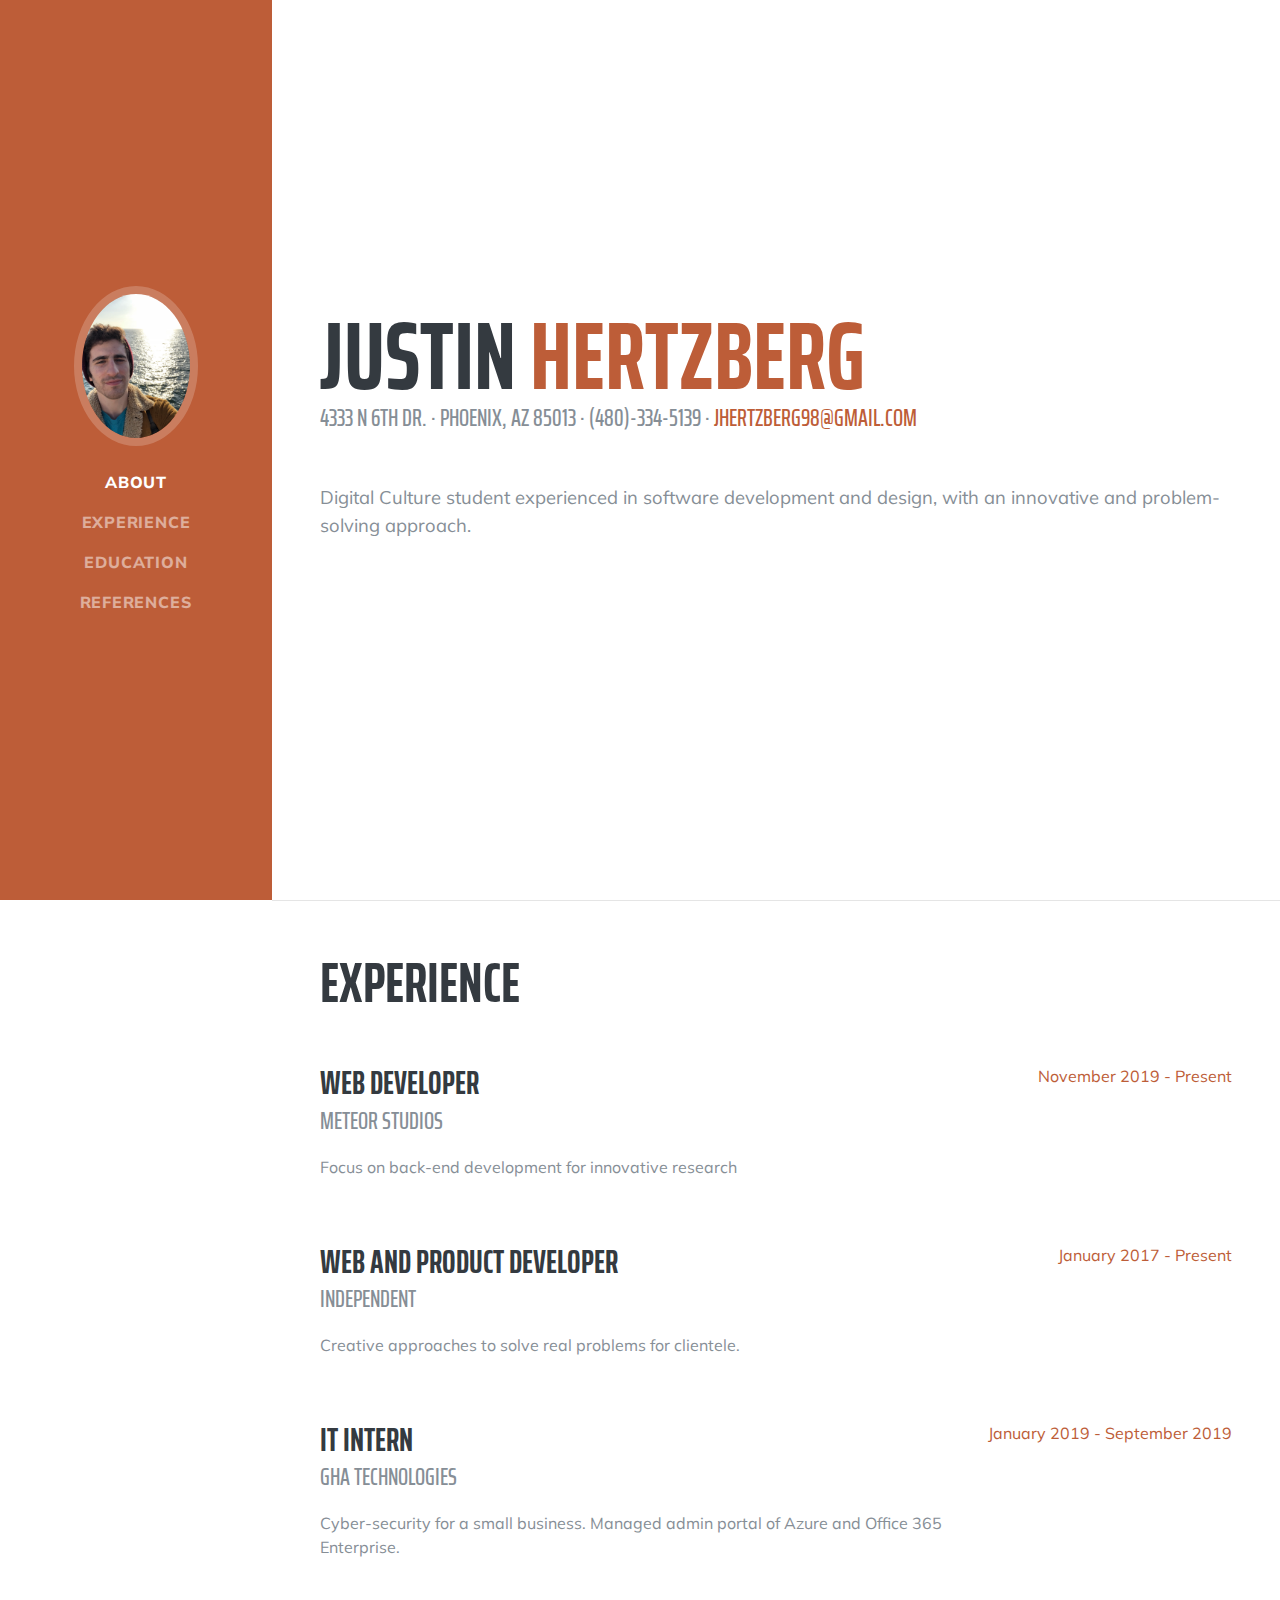
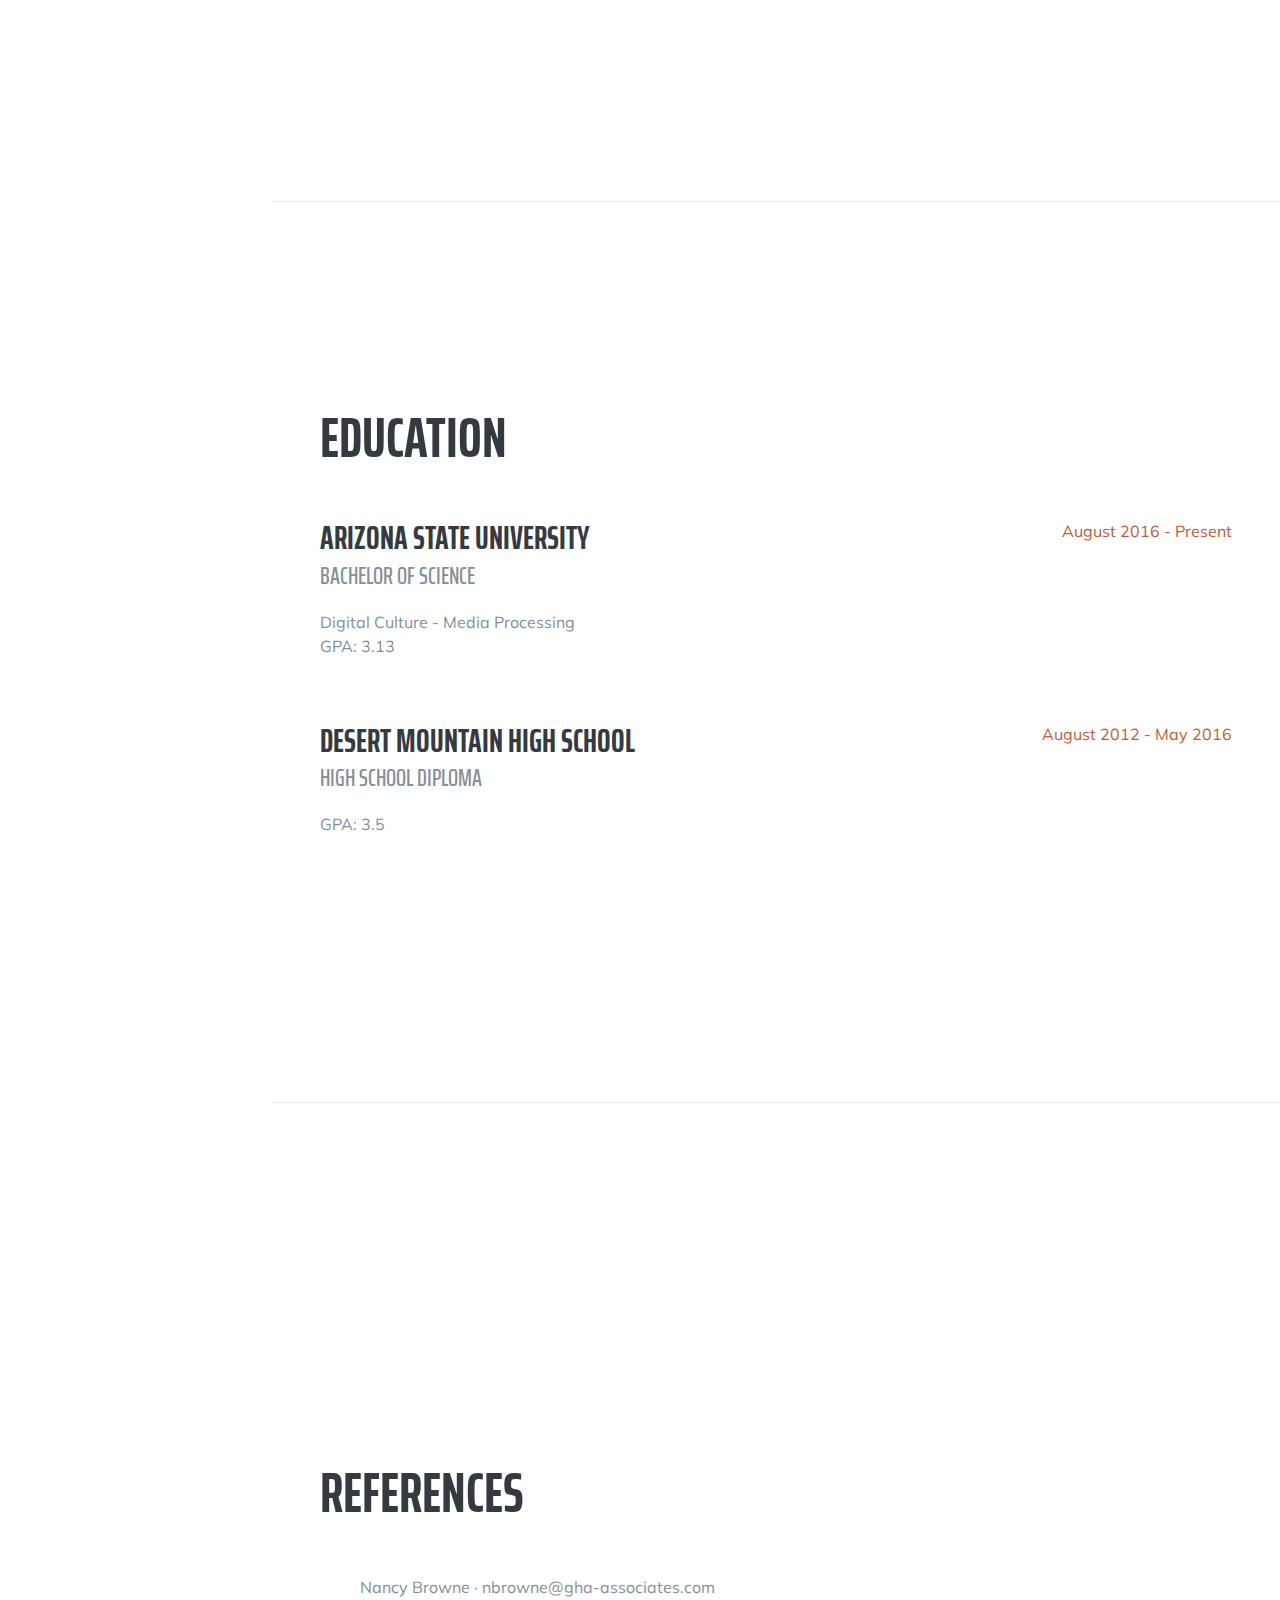
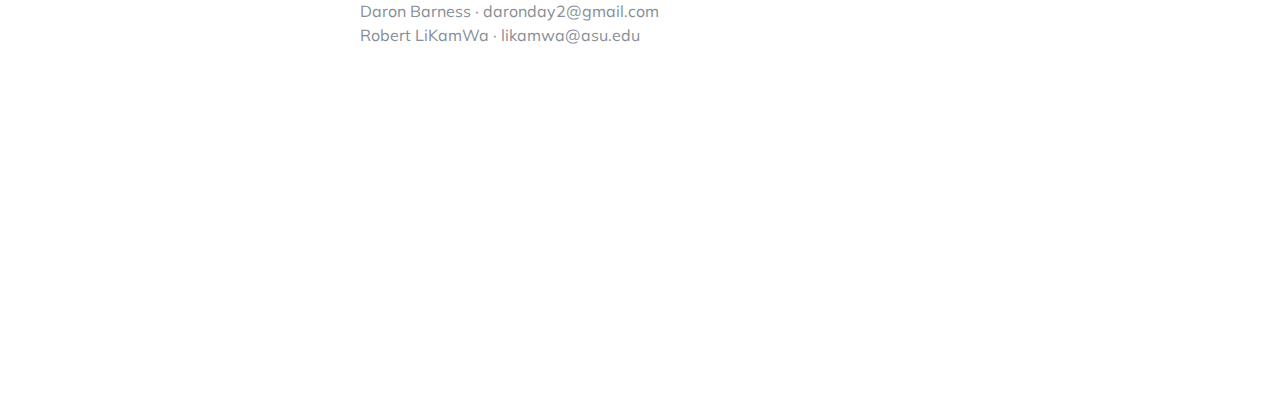
<file: index.html>
<!DOCTYPE html>
<html lang="en">

<head>

  <meta charset="utf-8">
  <meta name="viewport" content="width=device-width, initial-scale=1, shrink-to-fit=no">
  <meta name="description" content="">
  <meta name="author" content="">

  <title>Resume - Start Bootstrap Theme</title>

  <!-- Bootstrap core CSS -->
  <link href="vendor/bootstrap/css/bootstrap.min.css" rel="stylesheet">

  <!-- Custom fonts for this template -->
  <link href="https://fonts.googleapis.com/css?family=Saira+Extra+Condensed:500,700" rel="stylesheet">
  <link href="https://fonts.googleapis.com/css?family=Muli:400,400i,800,800i" rel="stylesheet">
  <link href="vendor/fontawesome-free/css/all.min.css" rel="stylesheet">

  <!-- Custom styles for this template -->
  <link href="css/resume.min.css" rel="stylesheet">

</head>

<body id="page-top">

  <nav class="navbar navbar-expand-lg navbar-dark bg-primary fixed-top" id="sideNav">
    <a class="navbar-brand js-scroll-trigger" href="#page-top">
      <span class="d-block d-lg-none">Clarence Taylor</span>
      <span class="d-none d-lg-block">
        <img class="img-fluid img-profile rounded-circle mx-auto mb-2" src="./me.jpg" alt="">
      </span>
    </a>
    <button class="navbar-toggler" type="button" data-toggle="collapse" data-target="#navbarSupportedContent" aria-controls="navbarSupportedContent" aria-expanded="false" aria-label="Toggle navigation">
      <span class="navbar-toggler-icon"></span>
    </button>
    <div class="collapse navbar-collapse" id="navbarSupportedContent">
      <ul class="navbar-nav">
        <li class="nav-item">
          <a class="nav-link js-scroll-trigger" href="#about">About</a>
        </li>
        <li class="nav-item">
          <a class="nav-link js-scroll-trigger" href="#experience">Experience</a>
        </li>
        <li class="nav-item">
          <a class="nav-link js-scroll-trigger" href="#education">Education</a>
        </li>
        <li class="nav-item">
          <a class="nav-link js-scroll-trigger" href="#awards">References</a>
        </li>
      </ul>
    </div>
  </nav>

  <div class="container-fluid p-0">

    <section class="resume-section p-3 p-lg-5 d-flex align-items-center" id="about">
      <div class="w-100">
        <h1 class="mb-0">Justin
          <span class="text-primary">Hertzberg</span>
        </h1>
        <div class="subheading mb-5">4333 N 6th Dr. · Phoenix, AZ 85013 · (480)-334-5139 ·
          <a href="mailto:name@email.com">jhertzberg98@gmail.com</a>
        </div>
        <p class="lead mb-5">Digital Culture student experienced in software development and design, with an innovative and problem-solving approach.</p>
      </div>
    </section>

    <hr class="m-0">

    <section class="resume-section p-3 p-lg-5 d-flex justify-content-center" id="experience">
      <div class="w-100">
        <h2 class="mb-5">Experience</h2>

        <div class="resume-item d-flex flex-column flex-md-row justify-content-between mb-5">
          <div class="resume-content">
            <h3 class="mb-0">Web Developer</h3>
            <div class="subheading mb-3">Meteor Studios</div>
            <p>Focus on back-end development for innovative research</p>
          </div>
          <div class="resume-date text-md-right">
            <span class="text-primary">November 2019 - Present</span>
          </div>
        </div>

        <div class="resume-item d-flex flex-column flex-md-row justify-content-between mb-5">
          <div class="resume-content">
            <h3 class="mb-0">Web and Product Developer</h3>
            <div class="subheading mb-3">Independent</div>
            <p>Creative approaches to solve real problems for clientele.</p>
          </div>
          <div class="resume-date text-md-right">
            <span class="text-primary">January 2017 - Present</span>
          </div>
        </div>

        <div class="resume-item d-flex flex-column flex-md-row justify-content-between mb-5">
          <div class="resume-content">
            <h3 class="mb-0">IT Intern</h3>
            <div class="subheading mb-3">GHA Technologies</div>
            <p>Cyber-security for a small business. Managed admin portal of Azure and Office 365 Enterprise.</p>
          </div>
          <div class="resume-date text-md-right">
            <span class="text-primary">January 2019 - September 2019</span>
          </div>
        </div>

      </div>

    </section>

    <hr class="m-0">

    <section class="resume-section p-3 p-lg-5 d-flex align-items-center" id="education">
      <div class="w-100">
        <h2 class="mb-5">Education</h2>

        <div class="resume-item d-flex flex-column flex-md-row justify-content-between mb-5">
          <div class="resume-content">
            <h3 class="mb-0">Arizona State University</h3>
            <div class="subheading mb-3">Bachelor of Science</div>
            <div>Digital Culture - Media Processing</div>
            <p>GPA: 3.13</p>
          </div>
          <div class="resume-date text-md-right">
            <span class="text-primary">August 2016 - Present</span>
          </div>
        </div>
        <div class="resume-item d-flex flex-column flex-md-row justify-content-between mb-5">
          <div class="resume-content">
            <h3 class="mb-0">Desert Mountain High School</h3>
            <div class="subheading mb-3">High School Diploma</div>
            <div></div>
            <p>GPA: 3.5</p>
          </div>
          <div class="resume-date text-md-right">
            <span class="text-primary">August 2012 - May 2016</span>
          </div>
        </div>

      </div>
    </section>

    <hr class="m-0">

    <section class="resume-section p-3 p-lg-5 d-flex align-items-center" id="awards">
      <div class="w-100">
        <h2 class="mb-5">References</h2>
        <ul class="fa-ul mb-0">
          <li>
            Nancy Browne · nbrowne@gha-associates.com</li>
          <li>
            Daron Barness · daronday2@gmail.com</li>
          <li>
            Robert LiKamWa · likamwa@asu.edu</li>
        </ul>
      </div>
    </section>

  </div>

  <!-- Bootstrap core JavaScript -->
  <script src="vendor/jquery/jquery.min.js"></script>
  <script src="vendor/bootstrap/js/bootstrap.bundle.min.js"></script>

  <!-- Plugin JavaScript -->
  <script src="vendor/jquery-easing/jquery.easing.min.js"></script>

  <!-- Custom scripts for this template -->
  <script src="js/resume.min.js"></script>

</body>

</html>
</file>
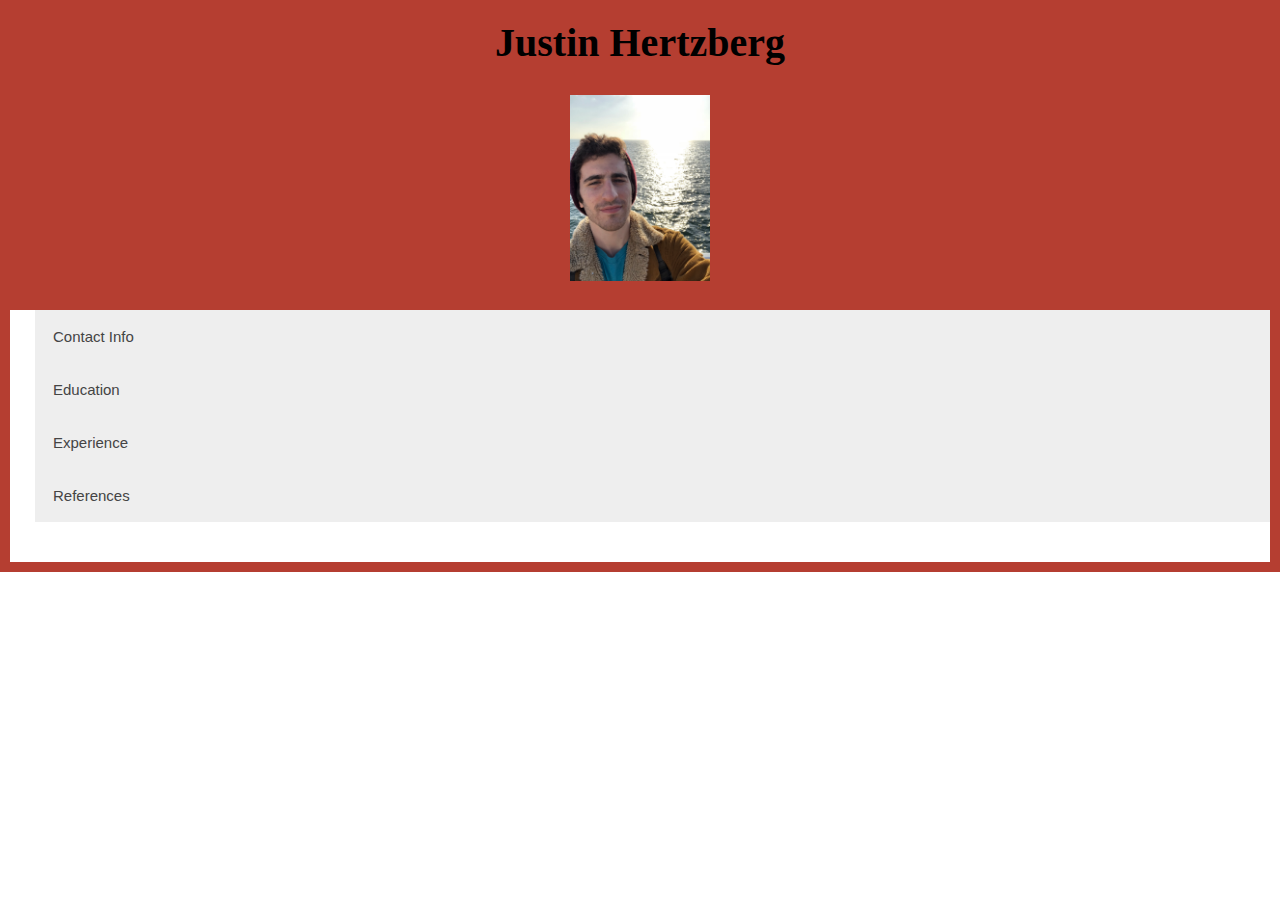
<file: Resume.html>
<!DOCTYPE html>
 <html>
  <head>
    <title> Justin Hertzberg Resume </title>
    <link href="styles.css" rel="stylesheet">
  </head>

  <body>
    <div id="header">
    <h1> Justin Hertzberg </h1>
      <img src="./me.jpg" style="display:block;width:140px;height:auto;margin-left:auto;margin-right:auto;">
    </div>

    <div id="below">
      <button class="accordion"> Contact Info </button>
      <div class="panel">
    <p> <a href="tel:+14803345139"> +1(480) 334-5139 <br>
      <a href="https://goo.gl/maps/TgUyi1jRdc2Gv7MV9 target="_blank">9705 E. Moutain View Rd. Scottsdale, AZ <br>
      <a href="mailto:jhertzberg98@gmail.com target="_blank">jhertzberg98@gmail.com</a></p>
    </div>

    <button class="accordion"> Education </button>
    <div class="panel">
    <table style="width:75%">
      <tr>
        <th> Completion Date </th>
        <th> Degree </th>
        <th> Details </th>
      </tr>
      <tr>
        <td> 2016-2020(expected) </td>
        <td> Digital Culture: Media Processing, Arizona State University </td>
        <td> Strong programming, digital engineering, and algorithmic thinking skills </td>
      </tr>
    </table>
  </div>

    <button class="accordion"> Experience </button>
    <div class="panel">
    <ol>
      <li> <p> IT Intern, GHA Technologies: <br>
              Managed Microsoft 365/Azure domain </p> </li>
      <li> <p> Web/Product Development, Independent: <br>
              Created website and business cards for clients </p> </li>
    </ol>
  </div>


    <button class="accordion"> References </button>
    <div class="panel">
    <ul>
      <li> <p> Nancy Browne <a href="mailto: nbrowne@gha-associates.com" target="_blank">
            nbrowne@gha-associates.com </a></p></li>
      <li> <p> Daron Barness <a href="mailto: daronday2@gmail.com" target="_blank">
            daronday2@gmail.com </a></p> </li>
    </ul>
  </div>
  </div>

  <script>
  var acc = document.getElementsByClassName("accordion");
  var i;

  for (i = 0; i < acc.length; i++) {
    acc[i].addEventListener("click", function() {
      this.classList.toggle("active");
      var panel = this.nextElementSibling;
      if (panel.style.display === "block") {
        panel.style.display = "none";
      } else {
        panel.style.display = "block";
      }
    });
  }
  var pan = document.getElementsByClassName("panel");
  for (i = 0; i < pan.length; i++) {
    pan[i].style.display = "none"
  }
</script>

  </body>
 </html>
</file>
<file: styles.css>
* {
    margin: auto;
    padding: 0;
    padding-bottom: 20px;
    border: 0;
    outline: 0;
    font-size: 100%;
    background: transparent;
}
  body {
    border-style: solid;
    border-color: #b53e31;
    border-width: 10px;
    line-height: 25px;

  }
  #header {
    /*background-color: #3fb0bf;*/
    background-color: #b53e31;
    height: 280px;
    width: auto;
  }
  h1 {
    margin-bottom: 20px;
    padding-top: 20px;
    text-align: center;
    font-size: 40px;
  }
  #below {
    padding-left:25px;
  }
  .accordion {
    background-color: #eee;
    color: #444;
    cursor: pointer;
    padding: 18px;
    width: 100%;
    border: none;
    text-align: left;
    outline: none;
    font-size: 15px;
    transition: 0.4s;
  }
  /*.active, .accordion:hover {
    background-color: #c7a3b5;
  }*/
  .panel {
    padding: 0 18px;
    display: block;
    background-color: white;
    overflow: hidden;
  }
</file>
<file: css/resume.min.css>
/*!
 * Start Bootstrap - Resume v5.0.8 (https://startbootstrap.com/template-overviews/resume)
 * Copyright 2013-2019 Start Bootstrap
 * Licensed under MIT (https://github.com/BlackrockDigital/startbootstrap-resume/blob/master/LICENSE)
 */body{font-family:Muli,-apple-system,BlinkMacSystemFont,'Segoe UI',Roboto,'Helvetica Neue',Arial,sans-serif,'Apple Color Emoji','Segoe UI Emoji','Segoe UI Symbol','Noto Color Emoji';padding-top:54px;color:#868e96}@media (min-width:992px){body{padding-top:0;padding-left:17rem}}h1,h2,h3,h4,h5,h6{font-family:'Saira Extra Condensed',-apple-system,BlinkMacSystemFont,'Segoe UI',Roboto,'Helvetica Neue',Arial,sans-serif,'Apple Color Emoji','Segoe UI Emoji','Segoe UI Symbol','Noto Color Emoji';font-weight:700;text-transform:uppercase;color:#343a40}h1{font-size:6rem;line-height:5.5rem}h2{font-size:3.5rem}h3{font-size:2rem}p.lead{font-size:1.15rem;font-weight:400}.subheading{text-transform:uppercase;font-weight:500;font-family:'Saira Extra Condensed',-apple-system,BlinkMacSystemFont,'Segoe UI',Roboto,'Helvetica Neue',Arial,sans-serif,'Apple Color Emoji','Segoe UI Emoji','Segoe UI Symbol','Noto Color Emoji';font-size:1.5rem}.social-icons a{display:inline-block;height:3.5rem;width:3.5rem;background-color:#495057;color:#fff!important;border-radius:100%;text-align:center;font-size:1.5rem;line-height:3.5rem;margin-right:1rem}.social-icons a:last-child{margin-right:0}.social-icons a:hover{background-color:#bd5d38}.dev-icons{font-size:3rem}.dev-icons .list-inline-item i:hover{color:#bd5d38}#sideNav .navbar-nav .nav-item .nav-link{font-weight:800;letter-spacing:.05rem;text-transform:uppercase}#sideNav .navbar-toggler:focus{outline-color:#d48a6e}@media (min-width:992px){#sideNav{text-align:center;position:fixed;top:0;left:0;display:flex;flex-direction:column;width:17rem;height:100vh}#sideNav .navbar-brand{display:flex;margin:auto auto 0;padding:.5rem}#sideNav .navbar-brand .img-profile{max-width:10rem;max-height:10rem;border:.5rem solid rgba(255,255,255,.2)}#sideNav .navbar-collapse{display:flex;align-items:flex-start;flex-grow:0;width:100%;margin-bottom:auto}#sideNav .navbar-collapse .navbar-nav{flex-direction:column;width:100%}#sideNav .navbar-collapse .navbar-nav .nav-item{display:block}#sideNav .navbar-collapse .navbar-nav .nav-item .nav-link{display:block}}section.resume-section{padding-top:5rem!important;padding-bottom:5rem!important;max-width:75rem}section.resume-section .resume-item .resume-date{min-width:none}@media (min-width:768px){section.resume-section{min-height:100vh}section.resume-section .resume-item .resume-date{min-width:18rem}}@media (min-width:992px){section.resume-section{padding-top:3rem!important;padding-bottom:3rem!important}}.bg-primary{background-color:#bd5d38!important}.text-primary{color:#bd5d38!important}a{color:#bd5d38}a:active,a:focus,a:hover{color:#824027}
</file>
